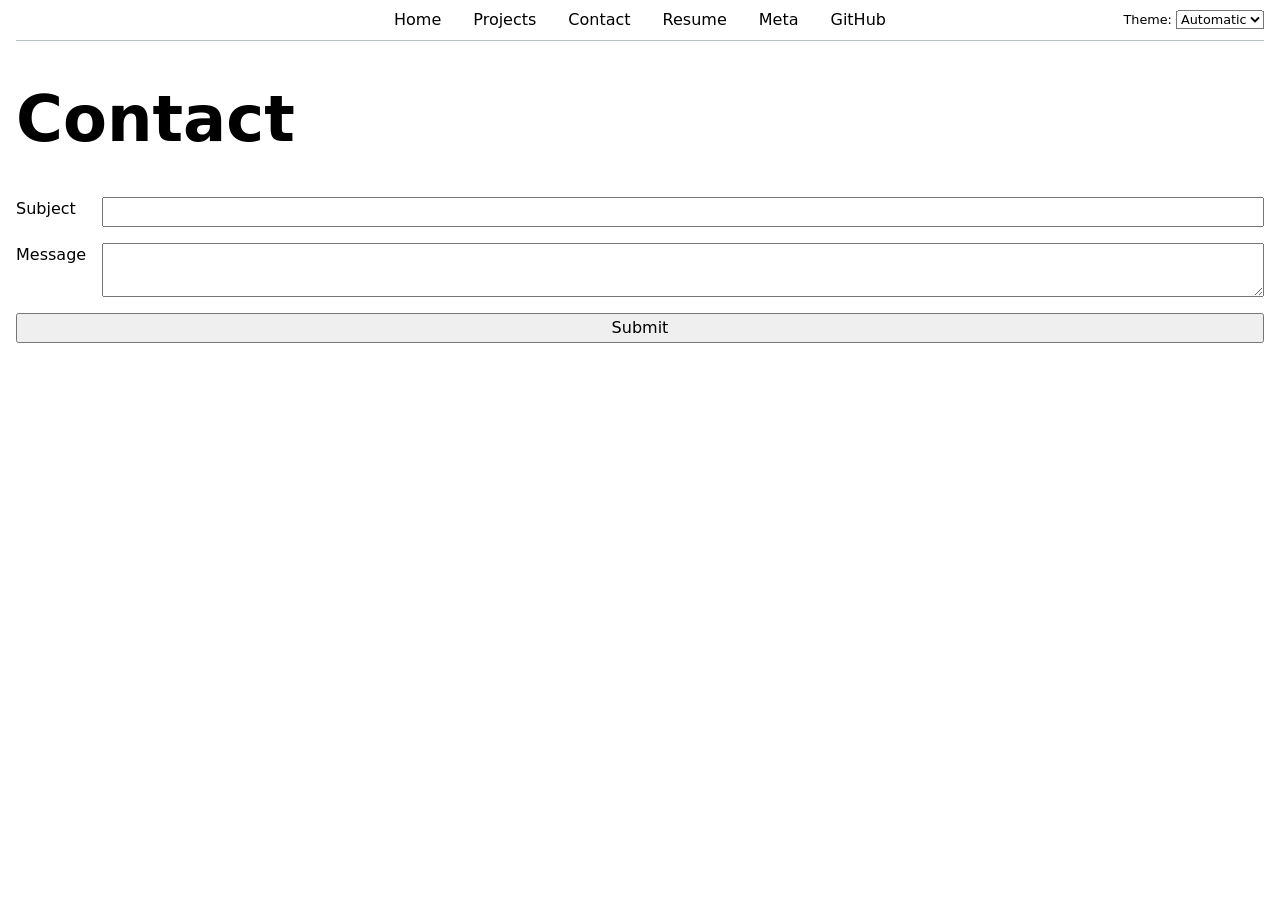
<file: contact/index.html>
<!DOCTYPE html>
<html lang="en">
<head>
    <meta charset="UTF-8">
    <meta name="viewport" content="width=device-width, initial-scale=1.0">
    <title>Contact | Yohan Kwon</title>
    <link rel="stylesheet" href="../style.css">
    <script src="../global.js" type="module"></script>
</head>
<body>
    <h1>Contact</h1>
    <form action="mailto:y8kwon@ucsd.edu">
        <label>Subject
            <input name="subject">
        </label>
        <label>Message
            <textarea name="body"></textarea>
        </label>
        <button>Submit</button>
    </form>
</body>
</html>
</file>
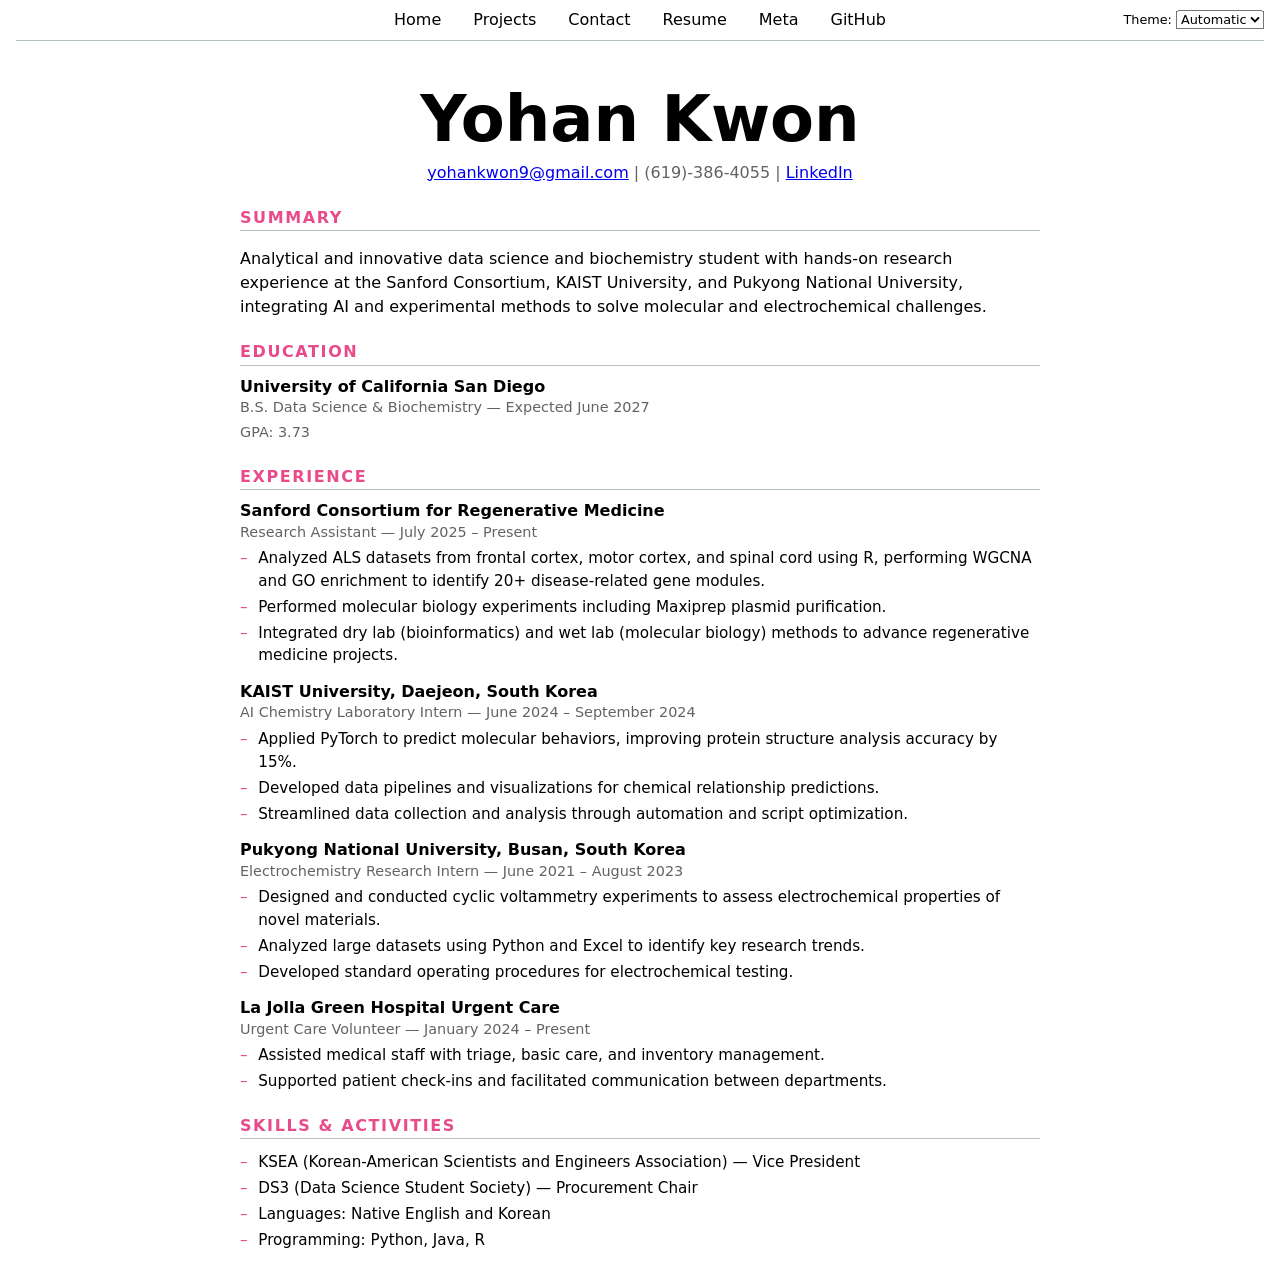
<file: resume/index.html>
<!DOCTYPE html>
<html lang="en">
<head>
    <meta charset="UTF-8">
    <meta name="viewport" content="width=device-width, initial-scale=1.0">
    <title>Resume | Yohan Kwon</title>
    <link rel="stylesheet" href="../style.css">
    <script src="../global.js" type="module"></script>
    <style>
    /* Constrain resume content to readable width */
    .resume-content {
        max-width: 50em;
        margin: 0 auto;
    }

    /* Name and contact header */
    .resume-header {
        text-align: center;
        margin-bottom: 1.5em;
    }

    .resume-header h1 {
        margin-bottom: 0.1em;
    }

    .resume-header p {
        color: oklch(50% 0% 0);
        margin: 0;
    }

    /* Section headings */
    section {
        margin-bottom: 1.5em;
    }

    section h2 {
        font-size: 1em;
        text-transform: uppercase;
        letter-spacing: 0.1em;
        color: var(--color-accent);
        border-bottom: 1px solid oklch(80% 3% 200);
        padding-bottom: 0.25em;
        margin-bottom: 0.75em;
    }

    /* Individual entries */
    article {
        margin-bottom: 1em;
    }

    article h3 {
        margin: 0 0 0.1em 0;
        font-size: 1em;
    }

    article p {
        margin: 0 0 0.25em 0;
        color: oklch(50% 0% 0);
        font-size: 0.9em;
    }

    /* Bullet lists */
    ul {
        list-style: none;
        padding: 0;
        margin: 0.25em 0 0 0;
    }

    ul li {
        padding-left: 1.2em;
        position: relative;
        margin-bottom: 0.2em;
        font-size: 0.95em;
    }

    ul li::before {
        content: "–";
        position: absolute;
        left: 0;
        color: var(--color-accent);
    }
    </style>
</head>
<body>
    <div class="resume-content">
    <div class="resume-header">
        <h1>Yohan Kwon</h1>
        <p>
            <a href="mailto:yohankwon9@gmail.com">yohankwon9@gmail.com</a> |
            (619)-386-4055 |
            <a href="https://www.linkedin.com/in/yohannkkwon" target="_blank">LinkedIn</a>
        </p>
    </div>

    <section>
        <h2>Summary</h2>
        <p>Analytical and innovative data science and biochemistry student with hands-on research experience at the Sanford Consortium, KAIST University, and Pukyong National University, integrating AI and experimental methods to solve molecular and electrochemical challenges.</p>
    </section>

    <section>
        <h2>Education</h2>
        <article>
            <h3>University of California San Diego</h3>
            <p>B.S. Data Science & Biochemistry — Expected <time datetime="2027-06">June 2027</time></p>
            <p>GPA: 3.73</p>
        </article>
    </section>

    <section>
        <h2>Experience</h2>

        <article>
            <h3>Sanford Consortium for Regenerative Medicine</h3>
            <p>Research Assistant — <time datetime="2025-07">July 2025</time> – Present</p>
            <ul>
                <li>Analyzed ALS datasets from frontal cortex, motor cortex, and spinal cord using R, performing WGCNA and GO enrichment to identify 20+ disease-related gene modules.</li>
                <li>Performed molecular biology experiments including Maxiprep plasmid purification.</li>
                <li>Integrated dry lab (bioinformatics) and wet lab (molecular biology) methods to advance regenerative medicine projects.</li>
            </ul>
        </article>

        <article>
            <h3>KAIST University, Daejeon, South Korea</h3>
            <p>AI Chemistry Laboratory Intern — <time datetime="2024-06">June 2024</time> – <time datetime="2024-09">September 2024</time></p>
            <ul>
                <li>Applied PyTorch to predict molecular behaviors, improving protein structure analysis accuracy by 15%.</li>
                <li>Developed data pipelines and visualizations for chemical relationship predictions.</li>
                <li>Streamlined data collection and analysis through automation and script optimization.</li>
            </ul>
        </article>

        <article>
            <h3>Pukyong National University, Busan, South Korea</h3>
            <p>Electrochemistry Research Intern — <time datetime="2021-06">June 2021</time> – <time datetime="2023-08">August 2023</time></p>
            <ul>
                <li>Designed and conducted cyclic voltammetry experiments to assess electrochemical properties of novel materials.</li>
                <li>Analyzed large datasets using Python and Excel to identify key research trends.</li>
                <li>Developed standard operating procedures for electrochemical testing.</li>
            </ul>
        </article>

        <article>
            <h3>La Jolla Green Hospital Urgent Care</h3>
            <p>Urgent Care Volunteer — <time datetime="2024-01">January 2024</time> – Present</p>
            <ul>
                <li>Assisted medical staff with triage, basic care, and inventory management.</li>
                <li>Supported patient check-ins and facilitated communication between departments.</li>
            </ul>
        </article>
    </section>

    <section>
        <h2>Skills & Activities</h2>
        <ul>
            <li>KSEA (Korean-American Scientists and Engineers Association) — Vice President</li>
            <li>DS3 (Data Science Student Society) — Procurement Chair</li>
            <li>Languages: Native English and Korean</li>
            <li>Programming: Python, Java, R</li>
        </ul>
    </section>
    </div><!-- end .resume-content -->

</body>
</html>
</file>
<file: style.css>
:root {
  --color-accent: oklch(65% 50% 0);
}

html {
  accent-color: var(--color-accent);
  color-scheme: light dark;
}

body {
  /* Set line height to 1.5 times the font size
	   and use the OS’s UI font as the website font
	 */
  font: 100%/1.5 system-ui;
  position: relative;
  max-width: 80em;
  margin: 0 auto;
  padding: 0 1em;
}

nav {
  display: flex;
  position: relative;
  justify-content: center;
  align-items: stretch;
  margin-bottom: 1em;
  --border-color: oklch(50% 10% 200 / 40%);
  border-bottom: 1px solid var(--border-color);
}

nav a {
  text-decoration: none;
  color: inherit;
  text-align: center;
  padding: 0.5em 1em;
}

nav a.current {
  border-bottom: 0.4em solid var(--border-color);
  padding-bottom: 0.1em;
}

nav a:hover {
  border-bottom: 0.4em solid var(--color-accent);
  padding-bottom: 0.1em;
  background-color: color-mix(in oklch, var(--color-accent), canvas 85%);
}

/* Step 3.1: Integrate typography */
input, textarea, button, select {
  font: inherit;
}

.color-scheme {
  position: absolute;
  right: 0;
  top: 50%;
  transform: translateY(-50%);
  font-size: 80%;
}

/* Step 3.3: Grid layout for contact form */
form {
  display: grid;
  grid-template-columns: auto 1fr;
  gap: 1em;
}

form label {
  display: grid;
  grid-template-columns: subgrid;
  grid-column: 1 / -1;
}

form button {
  grid-column: 1 / -1;
}

/* Step 4.2 & 4.3: Projects grid */
.projects {
  display: grid;
  grid-template-columns: repeat(auto-fit, minmax(15em, 1fr));
  gap: 1em;
}

.projects article {
  display: grid;
  grid-template-rows: subgrid;
  grid-row: span 3;
}

.projects article h2 {
  margin: 0;
}

.projects article img {
  max-width: 100%;
  height: auto;
  display: block;
}

/* Step 4.4: Heading styles */
h1 {
  font-size: 400%;
}

h1, h2, h3, h4, h5, h6 {
  line-height: 1.1;
  text-wrap: balance;
}

/* ── Lab 5: Project year display ─────────────────────────────────────────── */
.project-year {
  font-family: Baskerville, serif;
  font-variant-numeric: oldstyle-nums;
  color: oklch(50% 0% 0);
  margin: 0;
  font-size: 0.9em;
}

.project-info p {
  margin: 0 0 0.25em 0;
}

/* ── Lab 5: Search bar ───────────────────────────────────────────────────── */
.searchBar {
  width: 100%;
  padding: 0.5em;
  margin-block: 1em;
  box-sizing: border-box;
  border: 1px solid oklch(80% 3% 200);
  border-radius: 0.4em;
}

/* ── Lab 5: Pie + legend side-by-side container ──────────────────────────── */
.container {
  display: flex;
  align-items: center;
  gap: 2em;
  margin-block: 1em;
}

/* ── Lab 5: Pie chart SVG ────────────────────────────────────────────────── */
#projects-pie-plot {
  max-width: 20em;
  margin-block: 2em;
  overflow: visible;
  flex-shrink: 0;
}

/* Fade non-hovered wedges when any wedge is hovered */
#projects-pie-plot:has(path:hover) path:not(:hover) {
  opacity: 0.5;
}

#projects-pie-plot path {
  transition: 300ms;
  cursor: pointer;
}

/* Selected wedge / legend item highlight */
.selected {
  --color: oklch(60% 45% 0) !important;
}

.selected:is(path) {
  fill: var(--color);
}

/* ── Lab 5: Legend ───────────────────────────────────────────────────────── */
.legend {
  display: grid;
  grid-template-columns: repeat(auto-fill, minmax(9em, 1fr));
  list-style: none;
  padding: 0.75em;
  margin: 0;
  border: 1px solid oklch(80% 3% 200);
  border-radius: 0.5em;
  flex: 1;
  gap: 0.75em;
  align-content: start;
}

.legend-item {
  display: flex;
  align-items: center;
  gap: 0.4em;
}

.swatch {
  display: inline-block;
  width: 1em;
  aspect-ratio: 1 / 1;
  background-color: var(--color);
  border-radius: 0.2em;
  flex-shrink: 0;
}

/* ── Lab 6: Meta page summary stats ─────────────────────────────────────── */
.stats {
  display: grid;
  grid-template-columns: repeat(auto-fit, minmax(8em, 1fr));
  gap: 0.5em 1.5em;
  margin: 1em 0;
  padding: 1em;
  border: 1px solid oklch(80% 3% 200);
  border-radius: 0.5em;
}

.stats > div {
  display: flex;
  flex-direction: column;
}

.stats dt {
  grid-row: 1;
  font-size: 0.8em;
  text-transform: uppercase;
  color: oklch(50% 0% 0);
  letter-spacing: 0.04em;
}

.stats dd {
  grid-row: 2;
  margin: 0;
  font-size: 1.6em;
  font-weight: 500;
}

/* ── Lab 6: Scatterplot gridlines & axes ────────────────────────────────── */
.gridlines line {
  stroke: oklch(80% 3% 200);
  stroke-opacity: 0.4;
  shape-rendering: crispEdges;
}

.gridlines path {
  display: none;
}

/* ── Lab 6: Dot interaction ─────────────────────────────────────────────── */
circle {
  transition: 200ms;
  transform-origin: center;
  transform-box: fill-box;
}

circle:hover {
  transform: scale(1.5);
}

circle.selected {
  fill: #ff6b6b;
}

/* ── Lab 6: Tooltip ─────────────────────────────────────────────────────── */
dl.info {
  display: grid;
  grid-template-columns: auto 1fr;
  gap: 0.25em 1em;
  margin: 0;
  transition-duration: 500ms;
  transition-property: opacity, visibility;
}

dl.info dt {
  color: oklch(50% 0% 0);
  font-weight: normal;
  font-size: 0.85em;
}

dl.info dd {
  margin: 0;
  font-weight: 600;
}

dl.info[hidden]:not(:hover, :focus-within) {
  opacity: 0;
  visibility: hidden;
}

.tooltip {
  position: fixed;
  top: 1em;
  left: 1em;
  padding: 0.75em 1em;
  background-color: color-mix(in oklch, canvas 85%, transparent);
  backdrop-filter: blur(6px);
  border: 1px solid oklch(80% 3% 200 / 50%);
  border-radius: 0.4em;
  box-shadow: 0 4px 16px oklch(0% 0% 0 / 15%);
  pointer-events: none;
  z-index: 100;
}

/* ── Lab 6: Brush selection rectangle ───────────────────────────────────── */
@keyframes marching-ants {
  to {
    stroke-dashoffset: -8;
  }
}

.selection {
  fill-opacity: 0.1;
  stroke: black;
  stroke-opacity: 0.7;
  stroke-dasharray: 5 3;
  animation: marching-ants 2s linear infinite;
}

#selection-count {
  margin: 1em 0 0.5em 0;
  font-style: italic;
}

/* ── Lab 8: Circle entry transition ─────────────────────────────────────── */
circle {
  transition: all 200ms, r calc(var(--r) * 30ms);
  @starting-style {
    r: 0;
  }
}

/* ── Lab 8: Time filter slider ──────────────────────────────────────────── */
#time-filter {
  margin: 1em 0;
}

#time-filter label {
  display: flex;
  align-items: baseline;
  gap: 0.5em;
}

#time-filter input[type="range"] {
  flex: 1;
}

#time-filter time {
  margin-left: auto;
  font-variant-numeric: tabular-nums;
  color: oklch(40% 0% 0);
}

/* ── Lab 8: Unit visualization for files ────────────────────────────────── */
#files {
  display: grid;
  grid-template-columns: 1fr 4fr;
  gap: 0.5em 1em;
  margin: 1em 0;
}

#files > div {
  grid-column: 1 / -1;
  display: grid;
  grid-template-columns: subgrid;
  border-bottom: 1px solid oklch(90% 1% 200);
  padding: 0.4em 0;
}

#files dt {
  grid-column: 1;
  margin: 0;
}

#files dt code {
  font-family: ui-monospace, monospace;
  font-size: 0.9em;
}

#files dt small {
  display: block;
  font-size: 0.75em;
  color: oklch(50% 0% 0);
  opacity: 0.8;
  margin-top: 0.15em;
}

#files dd {
  grid-column: 2;
  display: flex;
  flex-wrap: wrap;
  align-items: start;
  align-content: start;
  gap: 0.15em;
  padding-top: 0.6em;
  margin-left: 0;
}

.loc {
  display: flex;
  width: 0.5em;
  aspect-ratio: 1;
  background: var(--color, steelblue);
  border-radius: 50%;
}

/* ── Lab 8: Scrollytelling layout ───────────────────────────────────────── */
#scrolly-1 {
  position: relative;
  display: flex;
  gap: 1rem;
}

#scrolly-1 > * {
  flex: 1;
}

#scatter-story {
  position: relative;
}

#scatter-plot {
  position: sticky;
  top: 0;
  left: 0;
  bottom: auto;
  height: 50vh;
  align-self: flex-start;
}

.step {
  padding-block: 1em 6em;
  line-height: 1.5;
}

.step:first-child {
  padding-top: 0;
}

.step:last-child {
  padding-bottom: 2em;
}

.step a {
  color: var(--color-accent);
  text-decoration: underline;
}
</file>
